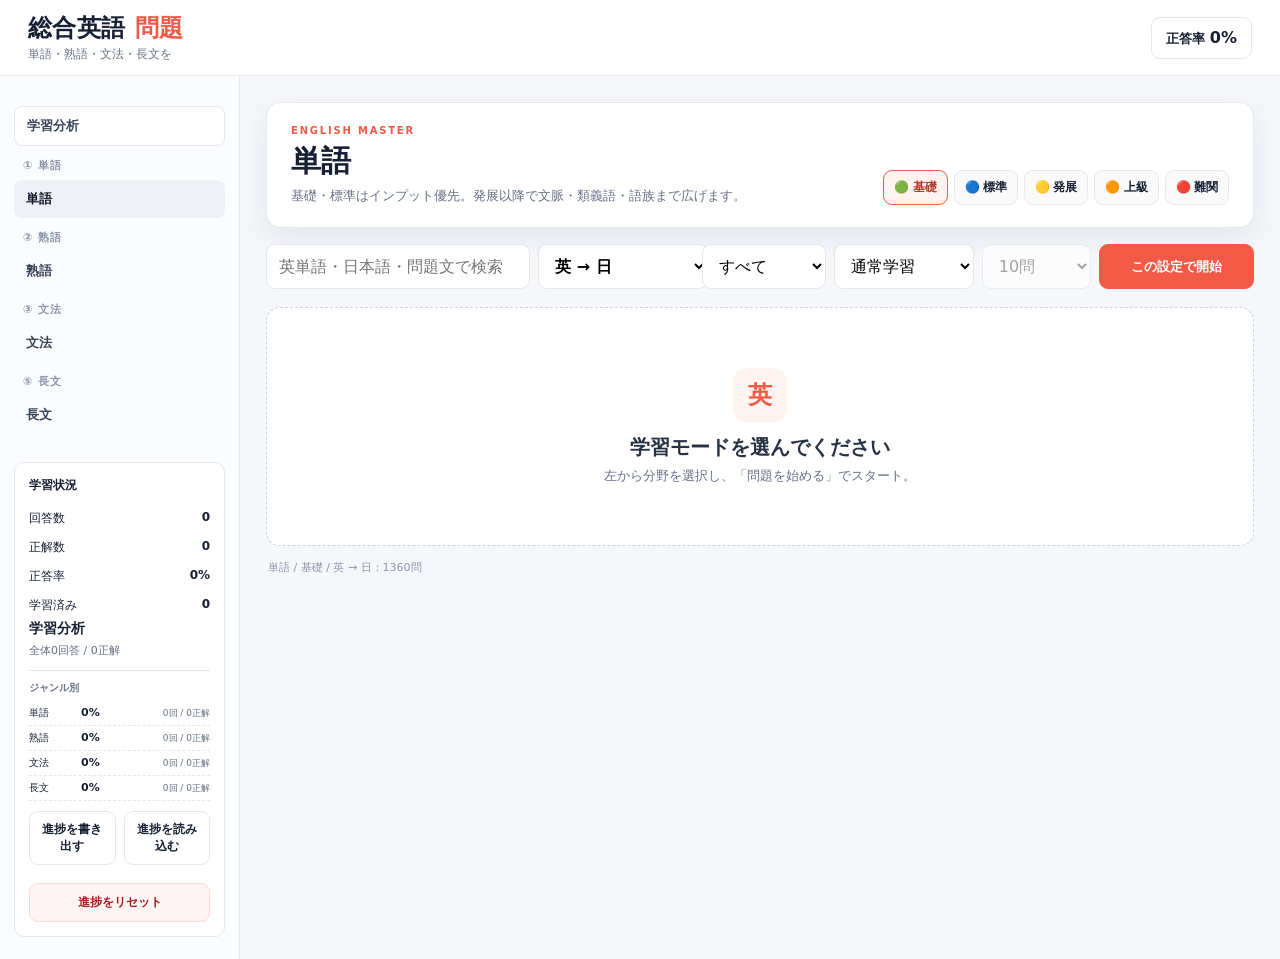
<file: public/index.html>
<!doctype html>
<html lang="ja">
<head>
  <meta charset="utf-8">
  <meta name="viewport" content="width=device-width, initial-scale=1, viewport-fit=cover">
  <meta name="theme-color" content="#0f172a">
  <title>総合英語 問題</title>
  <link rel="stylesheet" href="./styles.css?v=20260822-v30">
</head>
<body>
  <header class="topbar">
    <div>
      <div class="brand">総合英語 <span>問題</span></div>
      <div class="subtitle">単語・熟語・文法・長文を</div>
    </div>
    <div class="top-actions">
      <div class="score-pill">正答率 <strong id="accuracy">0%</strong></div>
    </div>
  </header>

  <main class="app-shell">
    <aside class="sidebar">
      <nav id="categoryNav"></nav>
      <div class="side-note">
        <div class="side-note-title">学習状況</div>
        <div class="progress-row"><span>回答数</span><strong id="answeredCount">0</strong></div>
        <div class="progress-row"><span>正解数</span><strong id="correctCount">0</strong></div>
        <div class="progress-row"><span>正答率</span><strong id="statusAccuracy">0%</strong></div>
        <div class="progress-row"><span>学習済み</span><strong id="masteredCount">0</strong></div>
        <div class="analytics-mini" id="analyticsMini"><div class="analytics-title">分析中…</div></div>
        <div class="genre-mini" id="genreMini"></div><div class="progress-actions"><button id="exportProgress" class="ghost-btn small-btn">進捗を書き出す</button><label class="ghost-btn small-btn file-btn">進捗を読み込む<input id="importProgress" type="file" accept="application/json" hidden></label><button id="resetProgress" class="danger-btn">進捗をリセット</button></div>
      </div>
    </aside>

    <section class="content">
      <div class="hero" id="hero">
        <div>
          <div class="eyebrow">ENGLISH MASTER</div>
          <h1 id="pageTitle">単語</h1>
          <p id="pageDescription">重要語をレベル別に確認。まずは意味を答えるところから始めます。</p>
        </div>
        <div class="level-tabs" id="levelTabs"></div>
      </div>

      <div id="studyControls">
        <div class="toolbar">
          <input id="searchInput" type="search" placeholder="英単語・日本語・問題文で検索">
          <select id="vocabModeSelect" aria-label="単語の問題形式"></select>
          <select id="modeSelect" aria-label="出題範囲">
            <option value="all">すべて</option>
            <option value="unanswered">未回答</option>
            <option value="weak">苦手だけ</option>
          </select>
          <select id="sessionModeSelect" aria-label="学習形式"></select>
          <select id="quizCountPreset" aria-label="問題数">
            <option value="10">10問</option>
            <option value="20">20問</option>
            <option value="50">50問</option>
            <option value="100">100問</option>
            <option value="all">全部</option>
            <option value="custom">指定</option>
          </select>
          <input id="quizCountInput" class="count-custom" type="number" min="1" max="500" value="10" aria-label="問題数を指定">
          <button id="startBtn" class="primary-btn">この設定で開始</button>
        </div>
      </div>

      <div id="questionArea" class="question-card hidden"></div>
      <section id="learningAnalytics" class="analytics-card hidden"></section>
      <div id="emptyState" class="empty-state">
        <div class="empty-icon">英</div>
        <h2>学習モードを選んでください</h2>
        <p>左から分野を選択し、「問題を始める」でスタート。</p>
      </div>

      <div class="data-footer">
        <span id="datasetInfo">データを読み込み中…</span>
      </div>
    </section>
  </main>

  <script type="module" src="./app.js?v=20260822-v30"></script>
</body>
</html>
</file>
<file: public/styles.css>
:root{--bg:#f5f7fb;--card:#fff;--ink:#172033;--muted:#667085;--line:#e5e7eb;--accent:#f05a47;--accent2:#ff845f;--nav:#eef1f6;--good:#087f5b;--bad:#c92a2a;--shadow:0 10px 30px rgba(23,32,51,.08)}
*{box-sizing:border-box}body{margin:0;background:var(--bg);color:var(--ink);font-family:Inter,"Noto Sans JP",system-ui,-apple-system,BlinkMacSystemFont,"Segoe UI",sans-serif}.topbar{height:76px;background:#fff;border-bottom:1px solid var(--line);display:flex;align-items:center;justify-content:space-between;padding:0 28px;position:sticky;top:0;z-index:5}.brand{font-size:24px;font-weight:900;letter-spacing:.02em}.brand span{color:var(--accent)}.subtitle{font-size:12px;color:var(--muted);margin-top:2px}.top-actions{display:flex;align-items:center;gap:10px}.hidden{display:none!important}.ghost-btn,.score-pill,.primary-btn,.danger-btn,.level-btn,.answer-btn{border:1px solid var(--line);background:#fff;color:var(--ink);border-radius:9px;padding:10px 14px;font-weight:700;cursor:pointer}.ghost-btn:hover{background:#fafafa}.score-pill{font-size:13px}.score-pill strong{font-size:16px}.app-shell{display:grid;grid-template-columns:240px minmax(0,1fr);min-height:calc(100vh - 76px)}.sidebar{background:#fbfcfe;border-right:1px solid var(--line);padding:22px 14px}.nav-section{font-size:11px;font-weight:900;color:#8b95a7;letter-spacing:.08em;margin:12px 9px 7px}.nav-item{width:100%;border:0;background:transparent;padding:10px 12px;border-radius:8px;text-align:left;color:#394357;font-weight:700;cursor:pointer}.nav-item:hover,.nav-item.active{background:var(--nav);color:#111827}.side-note{margin-top:28px;padding:14px;border:1px solid var(--line);border-radius:10px;background:#fff}.side-note-title{font-weight:900;font-size:12px;margin-bottom:10px}.progress-row{display:flex;justify-content:space-between;font-size:12px;padding:6px 0}.danger-btn{width:100%;margin-top:10px;color:#a61e1e;background:#fff5f5;border-color:#ffd8d8;font-size:12px}.content{padding:26px;max-width:1180px;width:100%;margin:0 auto}.hero{background:#fff;border:1px solid var(--line);box-shadow:var(--shadow);border-radius:14px;padding:22px 24px;display:flex;align-items:flex-end;justify-content:space-between;gap:20px}.eyebrow{font-size:10px;font-weight:900;color:var(--accent);letter-spacing:.18em}.hero h1{font-size:30px;margin:5px 0}.hero p{margin:0;color:var(--muted);font-size:13px}.level-tabs{display:flex;gap:6px;flex-wrap:wrap;justify-content:flex-end}.level-btn{font-size:12px;padding:8px 10px;background:#fafafa}.level-btn.active{border-color:var(--accent);background:#fff3f0;color:#b33629}.toolbar{display:flex;gap:10px;margin:16px 0}.toolbar input,.toolbar select{border:1px solid var(--line);border-radius:9px;background:#fff;padding:11px 12px;font:inherit}.toolbar #vocabModeSelect{min-width:170px;font-weight:800}.toolbar input{flex:1;min-width:220px}.primary-btn{background:var(--accent);border-color:var(--accent);color:#fff}.primary-btn:hover{background:#df4d3c}.question-card{background:#fff;border:1px solid var(--line);box-shadow:var(--shadow);border-radius:14px;padding:28px}.question-card.hidden{display:none}.q-meta{display:flex;gap:8px;align-items:center;font-size:11px;color:var(--muted);margin-bottom:20px}.tag{background:#f1f3f5;padding:5px 8px;border-radius:999px;font-weight:800}.question{font-size:27px;font-weight:900;line-height:1.4;margin-bottom:24px}.question small{display:block;font-size:12px;font-weight:500;color:var(--muted);margin-top:8px}.answers{display:grid;grid-template-columns:1fr 1fr;gap:10px}.answer-btn{text-align:left;padding:14px;min-height:56px;line-height:1.45}.answer-btn:hover{border-color:#c5ccd8;background:#fbfcfe}.answer-btn.correct{background:#edfdf6;border-color:#9ee1c8;color:var(--good)}.answer-btn.wrong{background:#fff1f1;border-color:#ffb8b8;color:var(--bad)}.explanation{margin-top:18px;background:#f8fafc;border-left:4px solid var(--accent);padding:14px;border-radius:7px;font-size:13px;line-height:1.75}.next-row{display:flex;justify-content:flex-end;margin-top:16px}.empty-state{margin-top:18px;background:#fff;border:1px dashed #ccd3de;border-radius:14px;padding:60px 20px;text-align:center;color:var(--muted)}.empty-icon{width:54px;height:54px;border-radius:14px;background:#fff3f0;color:var(--accent);display:grid;place-items:center;margin:0 auto 12px;font-size:24px;font-weight:900}.empty-state h2{margin:0 0 6px;color:#263144;font-size:20px}.empty-state p{margin:0;font-size:13px}.data-footer{padding:14px 2px;color:#8b95a7;font-size:11px}
@media (max-width:820px){.app-shell{grid-template-columns:1fr}.sidebar{border-right:0;border-bottom:1px solid var(--line);padding:10px 12px}.sidebar nav{display:flex;overflow:auto;gap:4px}.nav-section{display:none}.nav-item{white-space:nowrap;width:auto}.side-note{display:none}.content{padding:16px}.topbar{padding:0 16px}.subtitle{display:none}.hero{align-items:flex-start;flex-direction:column}.level-tabs{justify-content:flex-start}.answers{grid-template-columns:1fr}.question{font-size:22px}.toolbar{flex-wrap:wrap}.toolbar input{min-width:0;width:100%}}
.quiz-settings{margin:14px 0;background:#fff;border:1px solid var(--line);border-radius:12px;padding:14px;display:flex;align-items:center;gap:12px;flex-wrap:wrap}.quiz-settings.hidden{display:none}.settings-title{font-weight:900;font-size:13px}.quiz-settings label{font-size:12px;font-weight:800;color:var(--muted);display:flex;align-items:center;gap:6px}.quiz-settings input{width:90px;border:1px solid var(--line);border-radius:8px;padding:8px;font:inherit}.settings-group{display:flex;align-items:center;gap:8px;flex-wrap:wrap;font-size:12px;font-weight:800;color:var(--muted)}.level-tabs.small{justify-content:flex-start}.level-tabs.small .level-btn{padding:7px 9px}.result-box{text-align:center;padding:36px}.result-box h2{margin-top:0}.result-box p{color:var(--muted)}

.progress-actions{display:grid;grid-template-columns:1fr 1fr;gap:.5rem;margin-top:.65rem}.small-btn{font-size:.78rem;padding:.55rem .7rem;justify-content:center}.file-btn{cursor:pointer;text-align:center}.progress-actions .danger-btn{grid-column:1/-1}.file-btn input{display:none}@media(max-width:760px){.progress-actions{grid-template-columns:1fr}.progress-actions .danger-btn{grid-column:auto}}
.reading-passage{background:var(--panel,#f8fafc);border:1px solid var(--border,#e2e8f0);border-radius:16px;padding:18px 20px;margin-bottom:16px}
.reading-title{font-weight:800;font-size:1.05rem;margin-bottom:12px}
.reading-text{white-space:pre-wrap;line-height:1.85;font-size:1rem;max-height:420px;overflow:auto}
@media (max-width:700px){.reading-passage{padding:14px 15px}.reading-text{font-size:.96rem;max-height:48vh}}

.passage-last-note{margin-top:.75rem;padding:.65rem .8rem;border:1px solid var(--border,#ddd);border-radius:10px;background:var(--surface-2,#f7f7f7);font-size:.9rem}

.analytics-card{margin-top:18px;background:#fff;border:1px solid var(--line);box-shadow:var(--shadow);border-radius:14px;padding:18px}.analytics-card.hidden{display:none}.analytics-head{display:flex;justify-content:space-between;gap:12px;align-items:center;margin-bottom:12px}.analytics-title{font-weight:900;font-size:14px}.analytics-sub{font-size:11px;color:var(--muted)}.analytics-grid{display:grid;grid-template-columns:repeat(4,minmax(0,1fr));gap:10px}.analytics-stat{background:#f8fafc;border:1px solid var(--line);border-radius:10px;padding:10px}.analytics-stat span{display:block;color:var(--muted);font-size:10px}.analytics-stat strong{display:block;font-size:18px;margin-top:4px}.analytics-columns{display:grid;grid-template-columns:1fr 1fr;gap:14px;margin-top:14px}.analytics-panel{border:1px solid var(--line);border-radius:10px;padding:12px}.analytics-panel h4{margin:0 0 8px;font-size:12px}.analytics-list{margin:0;padding:0;list-style:none}.analytics-list li{display:flex;justify-content:space-between;gap:8px;padding:7px 0;border-bottom:1px dashed var(--line);font-size:12px}.analytics-list li:last-child{border-bottom:0}.analytics-badge{font-size:10px;padding:3px 6px;border-radius:999px;background:#fff3f0;color:#b33629;font-weight:800}.analytics-level{display:grid;grid-template-columns:1fr auto auto;gap:8px;align-items:center;font-size:11px;padding:6px 0;border-bottom:1px dashed var(--line)}.reading-timer{display:flex;align-items:center;justify-content:space-between;gap:10px;background:#111827;color:#fff;border-radius:12px;padding:10px 12px;margin-bottom:14px;position:sticky;top:84px;z-index:4}.reading-timer .timer-time{font:800 20px/1.1 ui-monospace,SFMono-Regular,Menlo,monospace;letter-spacing:.04em}.reading-timer .timer-target{font-size:11px;opacity:.78}.reading-timer .timer-actions{display:flex;gap:6px}.reading-timer button{border:1px solid rgba(255,255,255,.25);background:rgba(255,255,255,.08);color:#fff;border-radius:8px;padding:7px 10px;font-weight:800;cursor:pointer}.reading-timer.over{background:#7f1d1d}.reading-timer.paused{background:#374151}.reading-time-result{margin-top:10px;padding:10px;border-radius:10px;background:#f8fafc;border:1px solid var(--line);font-size:12px}.reading-time-result strong{font-size:14px}@media(max-width:900px){.analytics-grid{grid-template-columns:repeat(2,minmax(0,1fr))}.analytics-columns{grid-template-columns:1fr}}
@media(max-width:700px){.reading-timer{top:8px}.analytics-card{padding:14px}.analytics-grid{grid-template-columns:1fr 1fr}}

/* v16 mobile optimization */
html{scroll-behavior:smooth;scroll-padding-top:84px}
button,input,select{touch-action:manipulation}
@media(max-width:820px){
  body{min-width:0;overflow-x:hidden;-webkit-text-size-adjust:100%;padding-bottom:env(safe-area-inset-bottom)}
  .topbar{height:auto;min-height:64px;padding:10px 14px env(safe-area-inset-top);gap:10px}
  .brand{font-size:19px;line-height:1.15}
  .top-actions{gap:6px}
  .top-actions .ghost-btn{font-size:11px;padding:8px 9px;white-space:nowrap}
  .score-pill{padding:8px 9px;font-size:11px;white-space:nowrap}
  .score-pill strong{font-size:14px}
  .app-shell{display:flex;flex-direction:column;min-height:calc(100vh - 64px)}
  .sidebar{order:0;position:sticky;top:64px;z-index:6;border:0;border-bottom:1px solid var(--line);background:rgba(251,252,254,.96);backdrop-filter:blur(10px);padding:7px 8px}
  .sidebar nav{display:flex;overflow-x:auto;overflow-y:hidden;gap:5px;scrollbar-width:none;-webkit-overflow-scrolling:touch;padding-bottom:1px}
  .sidebar nav::-webkit-scrollbar{display:none}
  .nav-item{flex:0 0 auto;width:auto;min-height:40px;padding:9px 12px;border-radius:10px;font-size:12px;white-space:nowrap}
  .content{padding:11px 11px 24px;max-width:none}
  .hero{border-radius:12px;padding:15px 14px;gap:12px;box-shadow:0 6px 18px rgba(23,32,51,.06)}
  .eyebrow{font-size:9px}
  .hero h1{font-size:24px;margin:3px 0 4px}
  .hero p{font-size:11px;line-height:1.6}
  .level-tabs{width:100%;justify-content:flex-start;gap:5px;flex-wrap:nowrap;overflow-x:auto;scrollbar-width:none;-webkit-overflow-scrolling:touch;padding-bottom:2px}
  .level-tabs::-webkit-scrollbar{display:none}
  .level-btn{min-height:40px;padding:9px 11px;font-size:11px;white-space:nowrap}
  .toolbar{display:grid;grid-template-columns:1fr 1fr;gap:7px;margin:10px 0}
  .toolbar input{grid-column:1/-1;width:100%;min-width:0;height:44px;font-size:14px}
  .toolbar input,.toolbar select{min-height:44px;padding:9px 10px;font-size:13px}
  .toolbar #vocabModeSelect{min-width:0}
  .toolbar #modeSelect{min-width:0}
  .toolbar .primary-btn{grid-column:1/-1;min-height:46px;font-size:14px}
  .quiz-settings{display:grid;grid-template-columns:1fr 1fr;padding:12px;gap:9px;border-radius:12px}
  .quiz-settings .settings-title{grid-column:1/-1}
  .quiz-settings label{justify-content:space-between}
  .quiz-settings input{width:80px;min-height:40px}
  .settings-group{grid-column:1/-1;display:block}
  .settings-group>span{display:block;margin-bottom:7px}
  .settings-group .level-tabs.small{display:flex}
  #startCustomQuizBtn{grid-column:1/-1;min-height:46px}
  .question-card{padding:16px 14px;border-radius:12px}
  .q-meta{margin-bottom:14px;gap:5px;flex-wrap:wrap}
  .question{font-size:21px;line-height:1.5;margin-bottom:18px;overflow-wrap:anywhere}
  .question small{font-size:11px;line-height:1.55}
  .answers{grid-template-columns:1fr;gap:8px}
  .answer-btn{min-height:52px;padding:12px 13px;font-size:14px;border-radius:10px}
  .explanation{font-size:12px;line-height:1.75;padding:12px;margin-top:14px}
  .next-row{margin-top:12px}
  .next-row .primary-btn{width:100%;min-height:46px}
  .empty-state{margin-top:12px;padding:42px 15px;border-radius:12px}
  .empty-state h2{font-size:18px}
  .empty-state p{font-size:12px;line-height:1.6}
  .data-footer{font-size:10px;padding:10px 1px}
  .analytics-card{padding:13px;margin-top:12px;border-radius:12px}
  .analytics-grid{grid-template-columns:1fr 1fr;gap:7px}
  .analytics-stat{padding:9px}
  .analytics-stat strong{font-size:16px}
  .analytics-columns{grid-template-columns:1fr;gap:9px;margin-top:9px}
  .analytics-panel{padding:10px}
  .analytics-list li{font-size:11px;padding:6px 0}
  .analytics-level{font-size:10px}
  .reading-passage{padding:13px 13px;border-radius:12px}
  .reading-title{font-size:15px;line-height:1.45}
  .reading-text{font-size:15px;line-height:1.9;max-height:none;overflow:visible;overflow-wrap:anywhere}
  .reading-timer{top:73px;margin:0 0 10px;padding:9px 10px;border-radius:10px}
  .reading-timer .timer-time{font-size:18px}
  .reading-timer .timer-target{font-size:10px}
  .reading-timer button{min-height:40px;padding:7px 10px;font-size:11px}
  .reading-time-result{font-size:11px}
}
@media(max-width:420px){
  .topbar{padding-left:10px;padding-right:10px}
  .brand{font-size:17px}
  .top-actions .ghost-btn{display:none}
  .content{padding-left:9px;padding-right:9px}
  .hero{padding:13px 12px}
  .hero h1{font-size:22px}
  .level-btn{font-size:10.5px;padding:8px 10px}
  .toolbar{grid-template-columns:1fr}
  .toolbar input,.toolbar #vocabModeSelect,.toolbar #modeSelect,.toolbar .primary-btn{grid-column:auto;width:100%}
  .quiz-settings{grid-template-columns:1fr}
  .quiz-settings .settings-title,.settings-group,#startCustomQuizBtn{grid-column:auto}
  .question{font-size:19px}
  .reading-timer{top:67px}
}

/* v17 analytics / unified controls */
.genre-mini{margin-top:12px;border-top:1px solid var(--line);padding-top:10px}.mini-title{font-size:10px;font-weight:900;color:var(--muted);margin-bottom:6px}.mini-genre{display:grid;grid-template-columns:46px 1fr auto;gap:6px;align-items:baseline;padding:5px 0;border-bottom:1px dashed var(--line);font-size:10px}.mini-genre strong{font-size:11px}.mini-genre small{font-size:9px;color:var(--muted)}
.count-custom{width:86px;display:none}.count-custom.visible{display:block}
.genre-stat-head,.genre-stat-row{display:grid;grid-template-columns:1fr 70px 70px 80px;gap:8px;align-items:center}.genre-stat-head{font-size:10px;color:var(--muted);padding:0 0 6px;border-bottom:1px solid var(--line)}.genre-stat-row{padding:10px 0;border-bottom:1px dashed var(--line);font-size:12px}.genre-name{display:flex;flex-direction:column}.genre-name span{font-size:10px;color:var(--muted)}.genre-num{text-align:right}.genre-acc{text-align:right;font-size:14px}.analytics-grid-secondary{margin-top:12px}.analytics-stat small{display:block;margin-top:4px;font-size:10px;color:var(--muted)}.analysis-nav-item{margin-top:8px;border:1px solid var(--line)!important;background:#fff!important}
@media(max-width:820px){.genre-mini{display:none}.genre-stat-head,.genre-stat-row{grid-template-columns:1fr 55px 55px 65px}.genre-stat-row{padding:8px 0;font-size:11px}.genre-acc{font-size:13px}.analytics-head{align-items:flex-start}.analytics-grid-secondary{margin-top:8px}}
@media(max-width:820px){.analysis-nav-item{order:2}}


/* mobile analytics reset */
.analytics-reset-wrap{display:none;margin:-2px 0 10px}
.analytics-reset-btn{width:100%;min-height:44px;padding:10px 14px;border:1px solid #f3b4b4;border-radius:10px;background:#fff5f5;color:#c03939;font-weight:900;font-size:12px;cursor:pointer}
.analytics-reset-btn:active{transform:translateY(1px)}
@media(max-width:820px){.analytics-reset-wrap{display:block}.analytics-reset-btn{font-size:13px;min-height:46px}}

/* v26 stability + friction-free UX */
.vocab-pos{display:block;margin-top:5px;font-size:13px;font-weight:900;letter-spacing:.04em;color:var(--accent)}
.next-row{position:fixed;left:50%;bottom:14px;transform:translateX(-50%);width:min(460px,calc(100vw - 36px));margin:0;padding:8px;border:1px solid var(--line);border-radius:14px;background:rgba(255,255,255,.96);backdrop-filter:blur(12px);box-shadow:0 10px 30px rgba(17,24,39,.12);z-index:20;display:flex}
.next-row .next-btn,.next-row #nextBtn{width:100%;min-height:48px;font-size:15px;transition:opacity .15s,filter .15s,transform .15s}
.next-row #nextBtn:disabled{opacity:.42;filter:grayscale(.45);cursor:not-allowed;background:#c9ced6;border-color:#c9ced6;color:#fff;box-shadow:none}
.next-row #nextBtn.is-ready:not(:disabled){box-shadow:0 6px 16px rgba(0,0,0,.08)}
@media(min-width:821px){.toolbar{display:grid;grid-template-columns:minmax(220px,1.7fr) minmax(130px,1fr) minmax(110px,.8fr) minmax(120px,.9fr) minmax(90px,.7fr) minmax(150px,1fr);gap:8px}.toolbar input,.toolbar select{min-width:0}.toolbar .primary-btn{white-space:nowrap}.next-row{bottom:18px}}
@media(max-width:820px){.top-actions{gap:7px}.score-pill{padding:8px 10px;font-size:12px}.question-card{padding-bottom:96px}.next-row{bottom:calc(8px + env(safe-area-inset-bottom));width:calc(100vw - 20px);padding:6px;border-radius:12px}.next-row #nextBtn{min-height:46px}.toolbar{display:grid;grid-template-columns:1fr 1fr;gap:7px}.toolbar input{grid-column:1/-1;width:100%}.toolbar #vocabModeSelect{grid-column:1/-1;width:100%}.toolbar .primary-btn{grid-column:1/-1;width:100%;min-height:44px}}
@media(max-width:420px){.score-pill{display:none}.toolbar{grid-template-columns:1fr 1fr;gap:6px}.toolbar input,.toolbar #vocabModeSelect{grid-column:1/-1}.toolbar .primary-btn{grid-column:1/-1}.level-btn{padding:8px 9px}}
</file>
